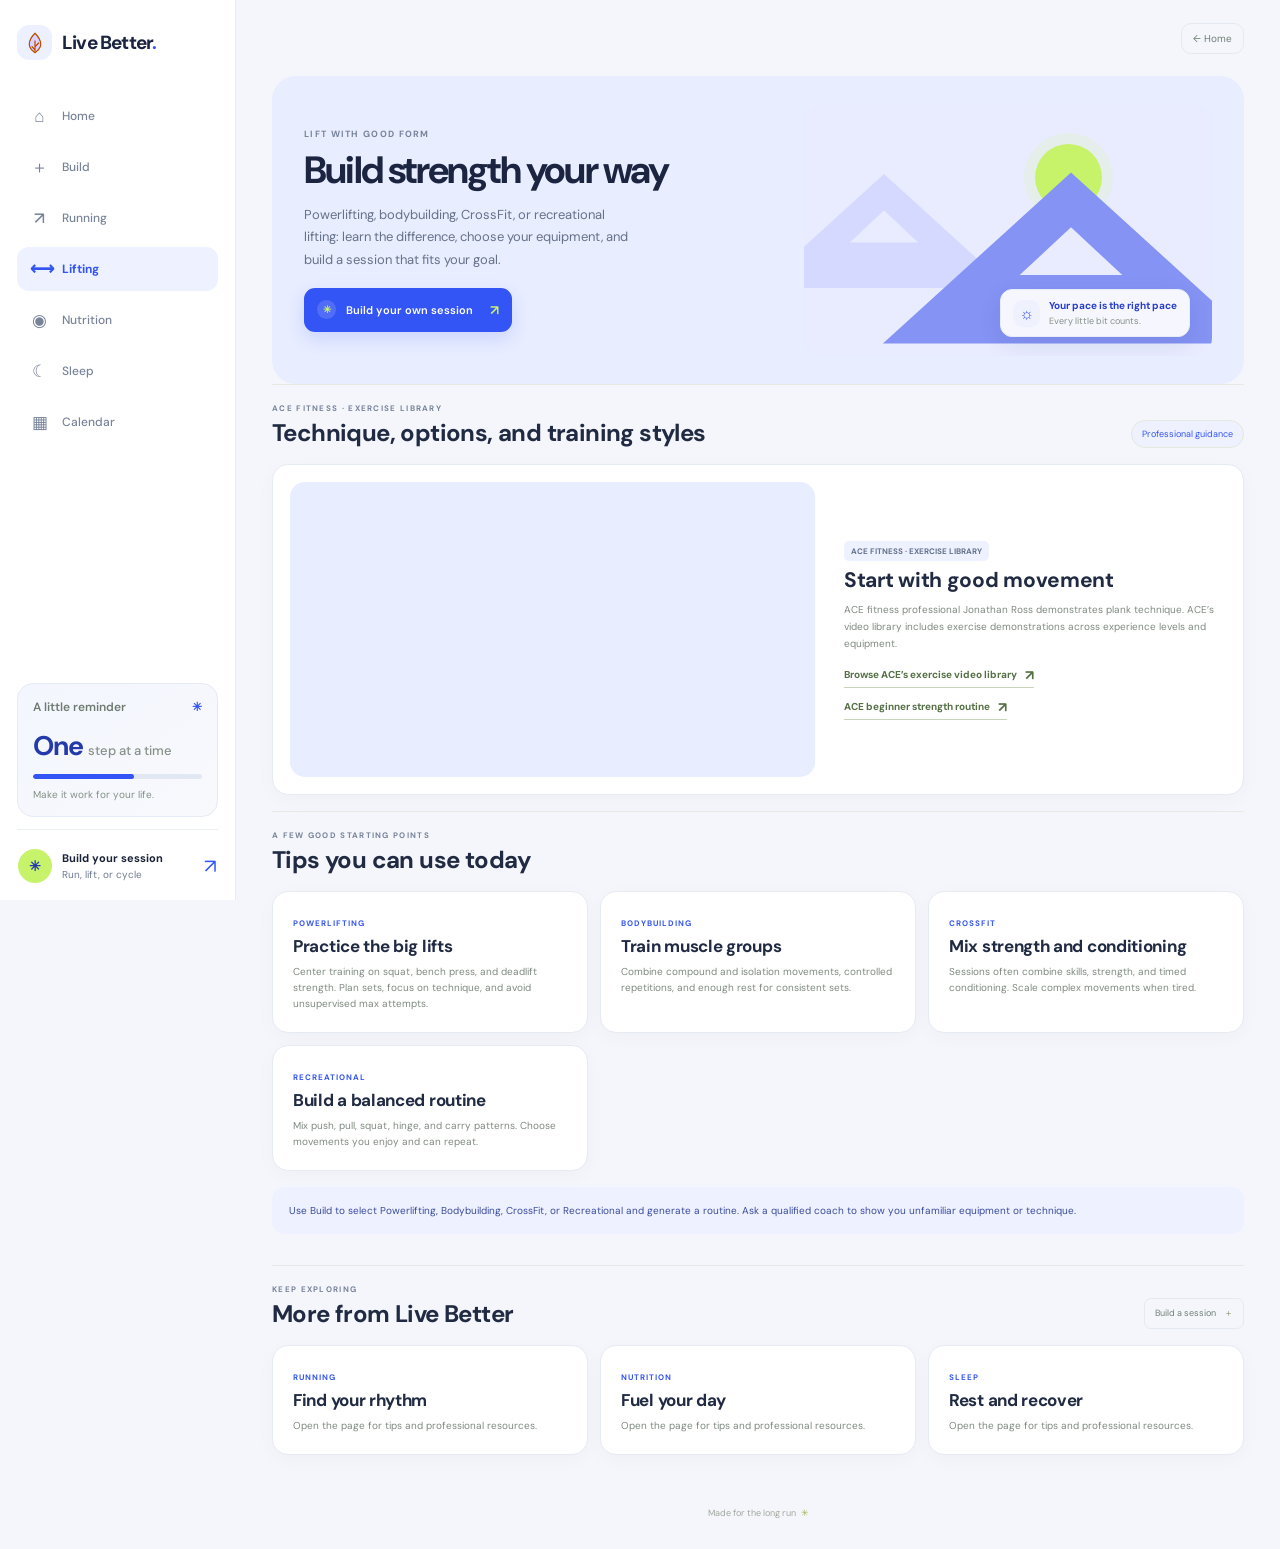
<file: lift.html>
<!doctype html>
<html lang="en"><head><meta charset="utf-8"><meta name="viewport" content="width=device-width, initial-scale=1"><meta name="theme-color" content="#F4F6FB"><meta name="description" content="Powerlifting, bodybuilding, CrossFit, or recreational lifting: learn the difference, choose your equipment, and build a session that fits your goal.">
<title>Build strength your way — Live Better</title><link rel="preconnect" href="https://fonts.googleapis.com"><link rel="preconnect" href="https://fonts.gstatic.com" crossorigin><link href="https://fonts.googleapis.com/css2?family=DM+Sans:wght@400;500;600;700&family=Fraunces:opsz,wght@9..144,500;9..144,600&display=swap" rel="stylesheet"><link rel="stylesheet" href="styles.css?v=20261109d"></head>
<body><div class="app-shell"><aside class="sidebar"><a class="brand" href="index.html#home" aria-label="Live Better home"><span class="brand-mark"><svg viewBox="0 0 32 32" aria-hidden="true"><path d="M16 3C9 10 7 15 9 21c1.2 3.7 4 6 7 8 3-2 5.8-4.3 7-8 2-6-0-11-7-18Z"/><path d="M16 27V13m0 8 5-5m-5 9-4-4"/></svg></span><span>Live Better<span class="brand-period">.</span></span></a><nav class="main-nav" aria-label="Main navigation"><a class="nav-link " href="index.html#home"><span>⌂</span> Home</a><a class="nav-link " href="index.html#build"><span>＋</span> Build</a><a class="nav-link " href="run.html"><span>↗</span> Running</a><a class="nav-link active" href="lift.html"><span>⟷</span> Lifting</a><a class="nav-link " href="nutrition.html"><span>◉</span> Nutrition</a><a class="nav-link " href="sleep.html"><span>☾</span> Sleep</a><a class="nav-link " href="index.html#calendar"><span>▦</span> Calendar</a></nav><div class="sidebar-bottom"><div class="week-card"><div class="week-card-top"><span>A little reminder</span><span>✳</span></div><strong>One <small>step at a time</small></strong><div class="progress-track"><span style="width:60%"></span></div><p>Make it work for your life.</p></div><a class="profile-button" href="index.html#build"><span class="avatar">✳</span><span class="profile-copy"><strong>Build your session</strong><small>Run, lift, or cycle</small></span><span class="profile-more">↗</span></a></div></aside>
<main id="page-top"><header class="topbar"><a class="page-top-link" href="index.html#home">← Home</a></header><section class="welcome"><div class="welcome-copy"><p class="eyebrow">LIFT WITH GOOD FORM</p><h1>Build strength your way</h1><p class="welcome-subtitle">Powerlifting, bodybuilding, CrossFit, or recreational lifting: learn the difference, choose your equipment, and build a session that fits your goal.</p><a class="start-button" href="index.html#build"><span class="play-icon">✳</span><span>Build your own session</span><span class="button-arrow">↗</span></a></div><div class="hero-art" role="img" aria-label="Illustration of a winding path through forest hills"><div class="sun"></div><div class="mountain mountain-back"></div><div class="mountain mountain-front"></div><div class="tree tree-one"><i></i></div><div class="tree tree-two"><i></i></div><div class="tree tree-three"><i></i></div><div class="trail"></div><div class="hero-note"><span class="note-icon">☼</span><span><strong>Your pace is the right pace</strong><small>Every little bit counts.</small></span></div></div></section>
<section class="content-section"><div class="section-heading"><div><p class="eyebrow">ACE FITNESS · EXERCISE LIBRARY</p><h2>Technique, options, and training styles</h2></div><span class="section-badge">Professional guidance</span></div><div class="feature-layout"><div class="video-frame"><iframe src="https://www.youtube-nocookie.com/embed/Vdcy7VrRluA" title="ACE Plank School with fitness professional Jonathan Ross" loading="lazy" allow="accelerometer; autoplay; clipboard-write; encrypted-media; gyroscope; picture-in-picture; web-share" referrerpolicy="strict-origin-when-cross-origin" allowfullscreen></iframe></div><div class="feature-copy"><span class="workout-tag">ACE FITNESS · EXERCISE LIBRARY</span><h3>Start with good movement</h3><p>ACE fitness professional Jonathan Ross demonstrates plank technique. ACE’s video library includes exercise demonstrations across experience levels and equipment.</p><div class="page-resource-list"><a class="resource-link" target="_blank" rel="noopener noreferrer" href="https://www.acefitness.org/resources/everyone/exercise-library/video/">Browse ACE’s exercise video library <span>↗</span></a><a class="resource-link" target="_blank" rel="noopener noreferrer" href="https://www.acefitness.org/resources/pros/expert-articles/5047/strength-training-workout-for-beginners/">ACE beginner strength routine <span>↗</span></a></div></div></div></section><section class="content-section"><div class="section-heading"><div><p class="eyebrow">A FEW GOOD STARTING POINTS</p><h2>Tips you can use today</h2></div></div><div class="guide-grid"><article class="guide-card"><span class="guide-kicker">POWERLIFTING</span><h3>Practice the big lifts</h3><p>Center training on squat, bench press, and deadlift strength. Plan sets, focus on technique, and avoid unsupervised max attempts.</p></article><article class="guide-card"><span class="guide-kicker">BODYBUILDING</span><h3>Train muscle groups</h3><p>Combine compound and isolation movements, controlled repetitions, and enough rest for consistent sets.</p></article><article class="guide-card"><span class="guide-kicker">CROSSFIT</span><h3>Mix strength and conditioning</h3><p>Sessions often combine skills, strength, and timed conditioning. Scale complex movements when tired.</p></article><article class="guide-card"><span class="guide-kicker">RECREATIONAL</span><h3>Build a balanced routine</h3><p>Mix push, pull, squat, hinge, and carry patterns. Choose movements you enjoy and can repeat.</p></article></div><div class="page-callout">Use Build to select Powerlifting, Bodybuilding, CrossFit, or Recreational and generate a routine. Ask a qualified coach to show you unfamiliar equipment or technique.</div></section><section class="content-section" id="more-guides"><div class="section-heading"><div><p class="eyebrow">KEEP EXPLORING</p><h2>More from Live Better</h2></div><a class="text-button" href="index.html#build">Build a session <span>＋</span></a></div><div class="guide-grid"><a class="guide-card" href="run.html"><span class="guide-kicker">RUNNING</span><h3>Find your rhythm</h3><p>Open the page for tips and professional resources.</p></a><a class="guide-card" href="nutrition.html"><span class="guide-kicker">NUTRITION</span><h3>Fuel your day</h3><p>Open the page for tips and professional resources.</p></a><a class="guide-card" href="sleep.html"><span class="guide-kicker">SLEEP</span><h3>Rest and recover</h3><p>Open the page for tips and professional resources.</p></a></div></section><footer>Made for the long run <span>✳</span></footer></main></div><nav class="mobile-nav" aria-label="Bottom navigation"><a href="index.html#home"><span>⌂</span>Home</a><a href="index.html#build"><span>＋</span>Build</a><a class="active" href="lift.html"><span>⟷</span>Lift</a><a href="#more-guides"><span>✳</span>More</a></nav></body></html>
</file>
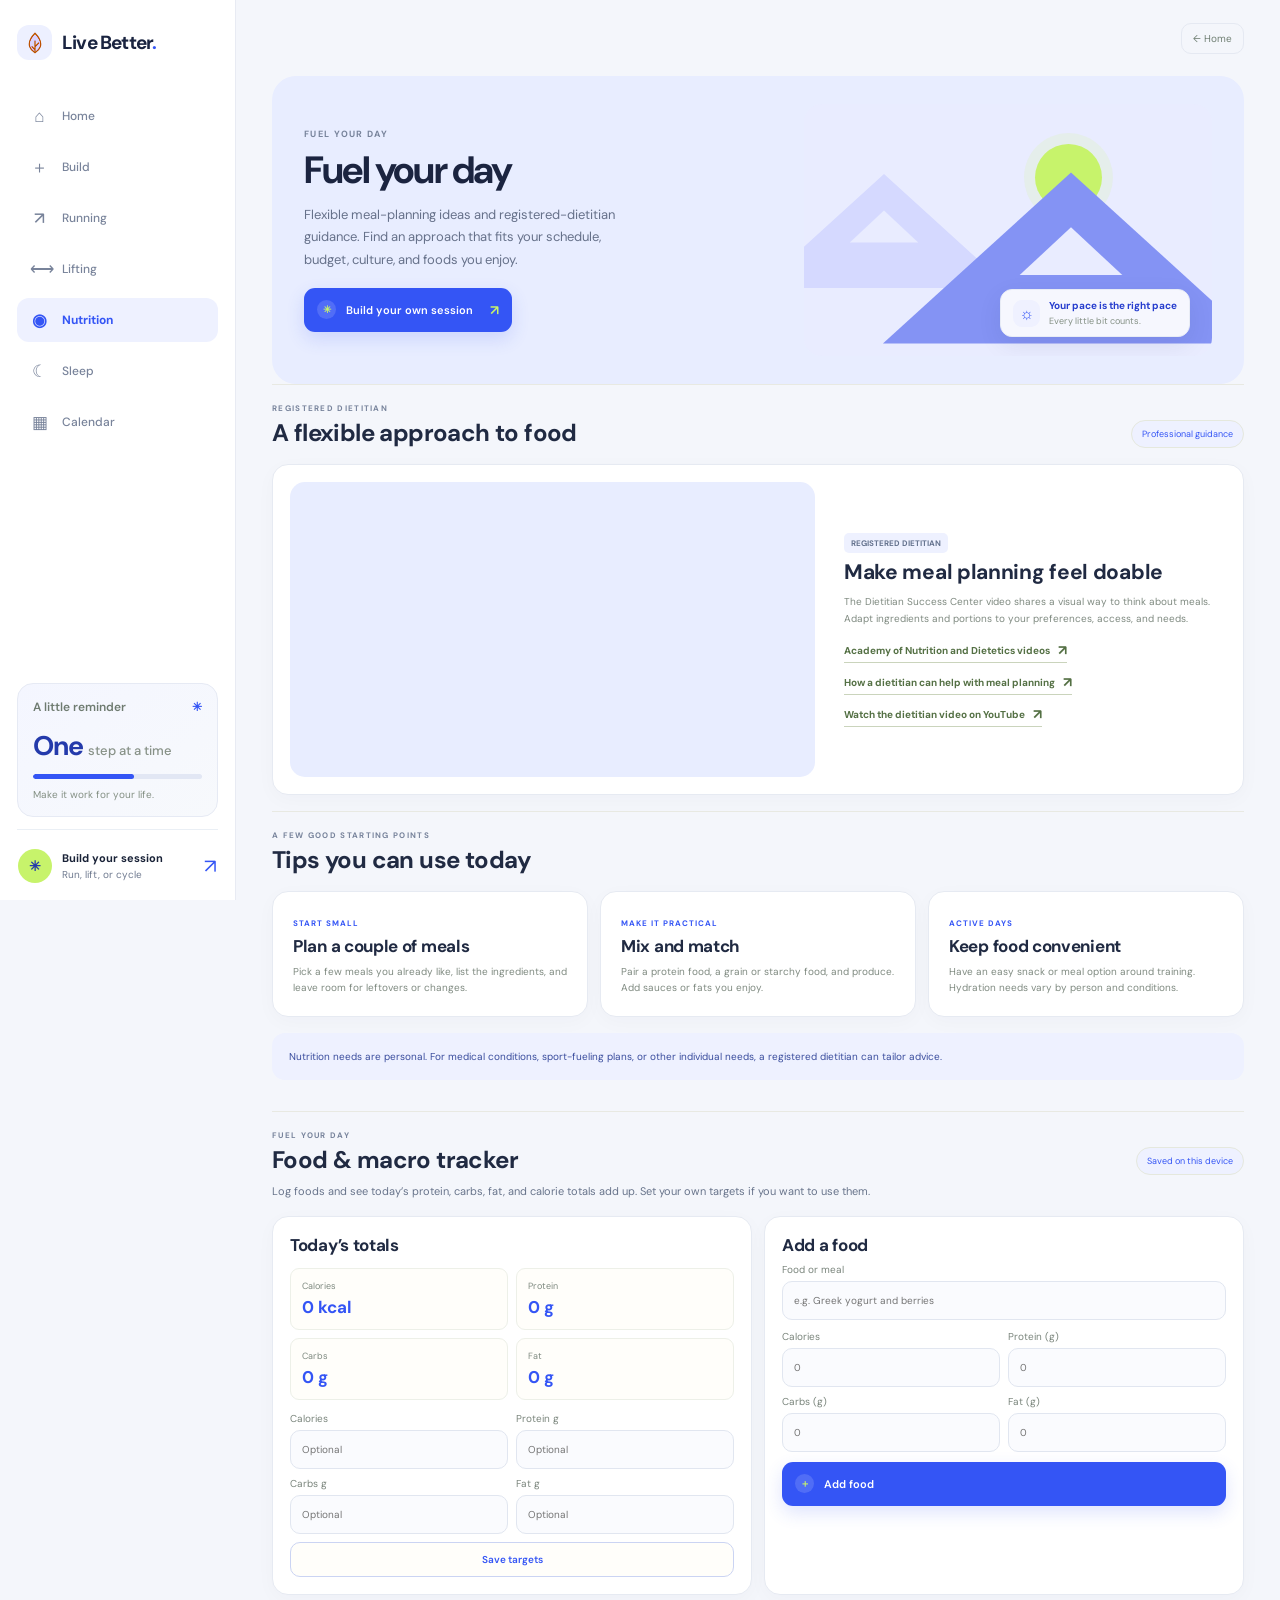
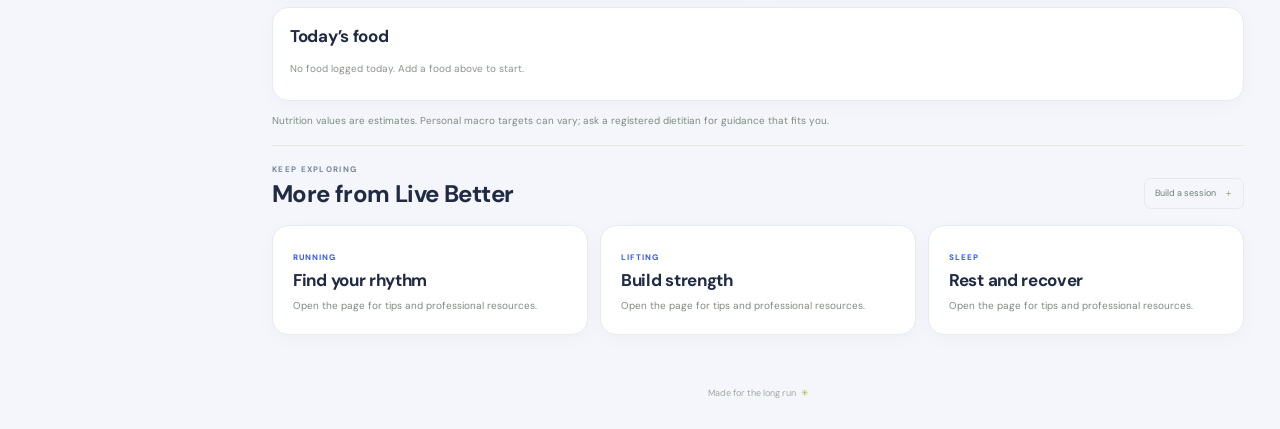
<file: nutrition.html>
<!doctype html>
<html lang="en"><head><meta charset="utf-8"><meta name="viewport" content="width=device-width, initial-scale=1"><meta name="theme-color" content="#F4F6FB"><meta name="description" content="Flexible meal-planning ideas and registered-dietitian guidance. Find an approach that fits your schedule, budget, culture, and foods you enjoy.">
<title>Fuel your day — Live Better</title><link rel="preconnect" href="https://fonts.googleapis.com"><link rel="preconnect" href="https://fonts.gstatic.com" crossorigin><link href="https://fonts.googleapis.com/css2?family=DM+Sans:wght@400;500;600;700&family=Fraunces:opsz,wght@9..144,500;9..144,600&display=swap" rel="stylesheet"><link rel="stylesheet" href="styles.css?v=20261109d"></head>
<body data-tracker="nutrition"><div class="app-shell"><aside class="sidebar"><a class="brand" href="index.html#home" aria-label="Live Better home"><span class="brand-mark"><svg viewBox="0 0 32 32" aria-hidden="true"><path d="M16 3C9 10 7 15 9 21c1.2 3.7 4 6 7 8 3-2 5.8-4.3 7-8 2-6-0-11-7-18Z"/><path d="M16 27V13m0 8 5-5m-5 9-4-4"/></svg></span><span>Live Better<span class="brand-period">.</span></span></a><nav class="main-nav" aria-label="Main navigation"><a class="nav-link " href="index.html#home"><span>⌂</span> Home</a><a class="nav-link " href="index.html#build"><span>＋</span> Build</a><a class="nav-link " href="run.html"><span>↗</span> Running</a><a class="nav-link " href="lift.html"><span>⟷</span> Lifting</a><a class="nav-link active" href="nutrition.html"><span>◉</span> Nutrition</a><a class="nav-link " href="sleep.html"><span>☾</span> Sleep</a><a class="nav-link " href="index.html#calendar"><span>▦</span> Calendar</a></nav><div class="sidebar-bottom"><div class="week-card"><div class="week-card-top"><span>A little reminder</span><span>✳</span></div><strong>One <small>step at a time</small></strong><div class="progress-track"><span style="width:60%"></span></div><p>Make it work for your life.</p></div><a class="profile-button" href="index.html#build"><span class="avatar">✳</span><span class="profile-copy"><strong>Build your session</strong><small>Run, lift, or cycle</small></span><span class="profile-more">↗</span></a></div></aside>
<main id="page-top"><header class="topbar"><a class="page-top-link" href="index.html#home">← Home</a></header><section class="welcome"><div class="welcome-copy"><p class="eyebrow">FUEL YOUR DAY</p><h1>Fuel your day</h1><p class="welcome-subtitle">Flexible meal-planning ideas and registered-dietitian guidance. Find an approach that fits your schedule, budget, culture, and foods you enjoy.</p><a class="start-button" href="index.html#build"><span class="play-icon">✳</span><span>Build your own session</span><span class="button-arrow">↗</span></a></div><div class="hero-art" role="img" aria-label="Illustration of a winding path through forest hills"><div class="sun"></div><div class="mountain mountain-back"></div><div class="mountain mountain-front"></div><div class="tree tree-one"><i></i></div><div class="tree tree-two"><i></i></div><div class="tree tree-three"><i></i></div><div class="trail"></div><div class="hero-note"><span class="note-icon">☼</span><span><strong>Your pace is the right pace</strong><small>Every little bit counts.</small></span></div></div></section>
<section class="content-section"><div class="section-heading"><div><p class="eyebrow">REGISTERED DIETITIAN</p><h2>A flexible approach to food</h2></div><span class="section-badge">Professional guidance</span></div><div class="feature-layout"><div class="video-frame"><iframe src="https://www.youtube-nocookie.com/embed/W458a21H0zo" title="Dietitian explains how to create a healthy plate" loading="lazy" allow="accelerometer; autoplay; clipboard-write; encrypted-media; gyroscope; picture-in-picture; web-share" referrerpolicy="strict-origin-when-cross-origin" allowfullscreen></iframe></div><div class="feature-copy"><span class="workout-tag">REGISTERED DIETITIAN</span><h3>Make meal planning feel doable</h3><p>The Dietitian Success Center video shares a visual way to think about meals. Adapt ingredients and portions to your preferences, access, and needs.</p><div class="page-resource-list"><a class="resource-link" target="_blank" rel="noopener noreferrer" href="https://www.eatright.org/eatrightorg-videos">Academy of Nutrition and Dietetics videos <span>↗</span></a><a class="resource-link" target="_blank" rel="noopener noreferrer" href="https://www.eatright.org/health/wellness/healthful-habits/10-reasons-to-see-an-rdn">How a dietitian can help with meal planning <span>↗</span></a><a class="resource-link" target="_blank" rel="noopener noreferrer" href="https://www.youtube.com/watch?v=W458a21H0zo">Watch the dietitian video on YouTube <span>↗</span></a></div></div></div></section><section class="content-section"><div class="section-heading"><div><p class="eyebrow">A FEW GOOD STARTING POINTS</p><h2>Tips you can use today</h2></div></div><div class="guide-grid"><article class="guide-card"><span class="guide-kicker">START SMALL</span><h3>Plan a couple of meals</h3><p>Pick a few meals you already like, list the ingredients, and leave room for leftovers or changes.</p></article><article class="guide-card"><span class="guide-kicker">MAKE IT PRACTICAL</span><h3>Mix and match</h3><p>Pair a protein food, a grain or starchy food, and produce. Add sauces or fats you enjoy.</p></article><article class="guide-card"><span class="guide-kicker">ACTIVE DAYS</span><h3>Keep food convenient</h3><p>Have an easy snack or meal option around training. Hydration needs vary by person and conditions.</p></article></div><div class="page-callout">Nutrition needs are personal. For medical conditions, sport-fueling plans, or other individual needs, a registered dietitian can tailor advice.</div></section><section class="content-section tracker-section" id="macro-tracker"><div class="section-heading"><div><p class="eyebrow">FUEL YOUR DAY</p><h2>Food & macro tracker</h2></div><span class="section-badge">Saved on this device</span></div><p class="section-intro">Log foods and see today’s protein, carbs, fat, and calorie totals add up. Set your own targets if you want to use them.</p><div class="tracker-layout"><section class="tracker-card"><h3>Today’s totals</h3><div class="macro-totals" id="macro-totals"></div><form class="target-form" id="macro-target-form"><label>Calories<input type="number" min="0" max="10000" id="target-calories" placeholder="Optional"></label><label>Protein g<input type="number" min="0" max="1000" id="target-protein" placeholder="Optional"></label><label>Carbs g<input type="number" min="0" max="1000" id="target-carbs" placeholder="Optional"></label><label>Fat g<input type="number" min="0" max="1000" id="target-fat" placeholder="Optional"></label><button class="outline-button" type="submit">Save targets</button></form></section><section class="tracker-card"><h3>Add a food</h3><form id="food-form" class="food-form"><label>Food or meal<input id="food-name" maxlength="70" placeholder="e.g. Greek yogurt and berries" required></label><div class="tracker-number-grid"><label>Calories<input id="food-calories" type="number" min="0" max="10000" placeholder="0"></label><label>Protein (g)<input id="food-protein" type="number" min="0" max="1000" placeholder="0"></label><label>Carbs (g)<input id="food-carbs" type="number" min="0" max="1000" placeholder="0"></label><label>Fat (g)<input id="food-fat" type="number" min="0" max="1000" placeholder="0"></label></div><button class="start-button" type="submit"><span class="play-icon">＋</span><span>Add food</span></button></form></section></div><section class="tracker-card food-log-card"><h3>Today’s food</h3><div id="food-log" class="food-log"></div></section><p class="tracker-note">Nutrition values are estimates. Personal macro targets can vary; ask a registered dietitian for guidance that fits you.</p></section><section class="content-section" id="more-guides"><div class="section-heading"><div><p class="eyebrow">KEEP EXPLORING</p><h2>More from Live Better</h2></div><a class="text-button" href="index.html#build">Build a session <span>＋</span></a></div><div class="guide-grid"><a class="guide-card" href="run.html"><span class="guide-kicker">RUNNING</span><h3>Find your rhythm</h3><p>Open the page for tips and professional resources.</p></a><a class="guide-card" href="lift.html"><span class="guide-kicker">LIFTING</span><h3>Build strength</h3><p>Open the page for tips and professional resources.</p></a><a class="guide-card" href="sleep.html"><span class="guide-kicker">SLEEP</span><h3>Rest and recover</h3><p>Open the page for tips and professional resources.</p></a></div></section><footer>Made for the long run <span>✳</span></footer></main></div><nav class="mobile-nav" aria-label="Bottom navigation"><a href="index.html#home"><span>⌂</span>Home</a><a href="index.html#build"><span>＋</span>Build</a><a class="active" href="nutrition.html"><span>◉</span>Nutrition</a><a href="#more-guides"><span>✳</span>More</a></nav><script src="trackers.js?v=20261104a"></script></body></html>
</file>
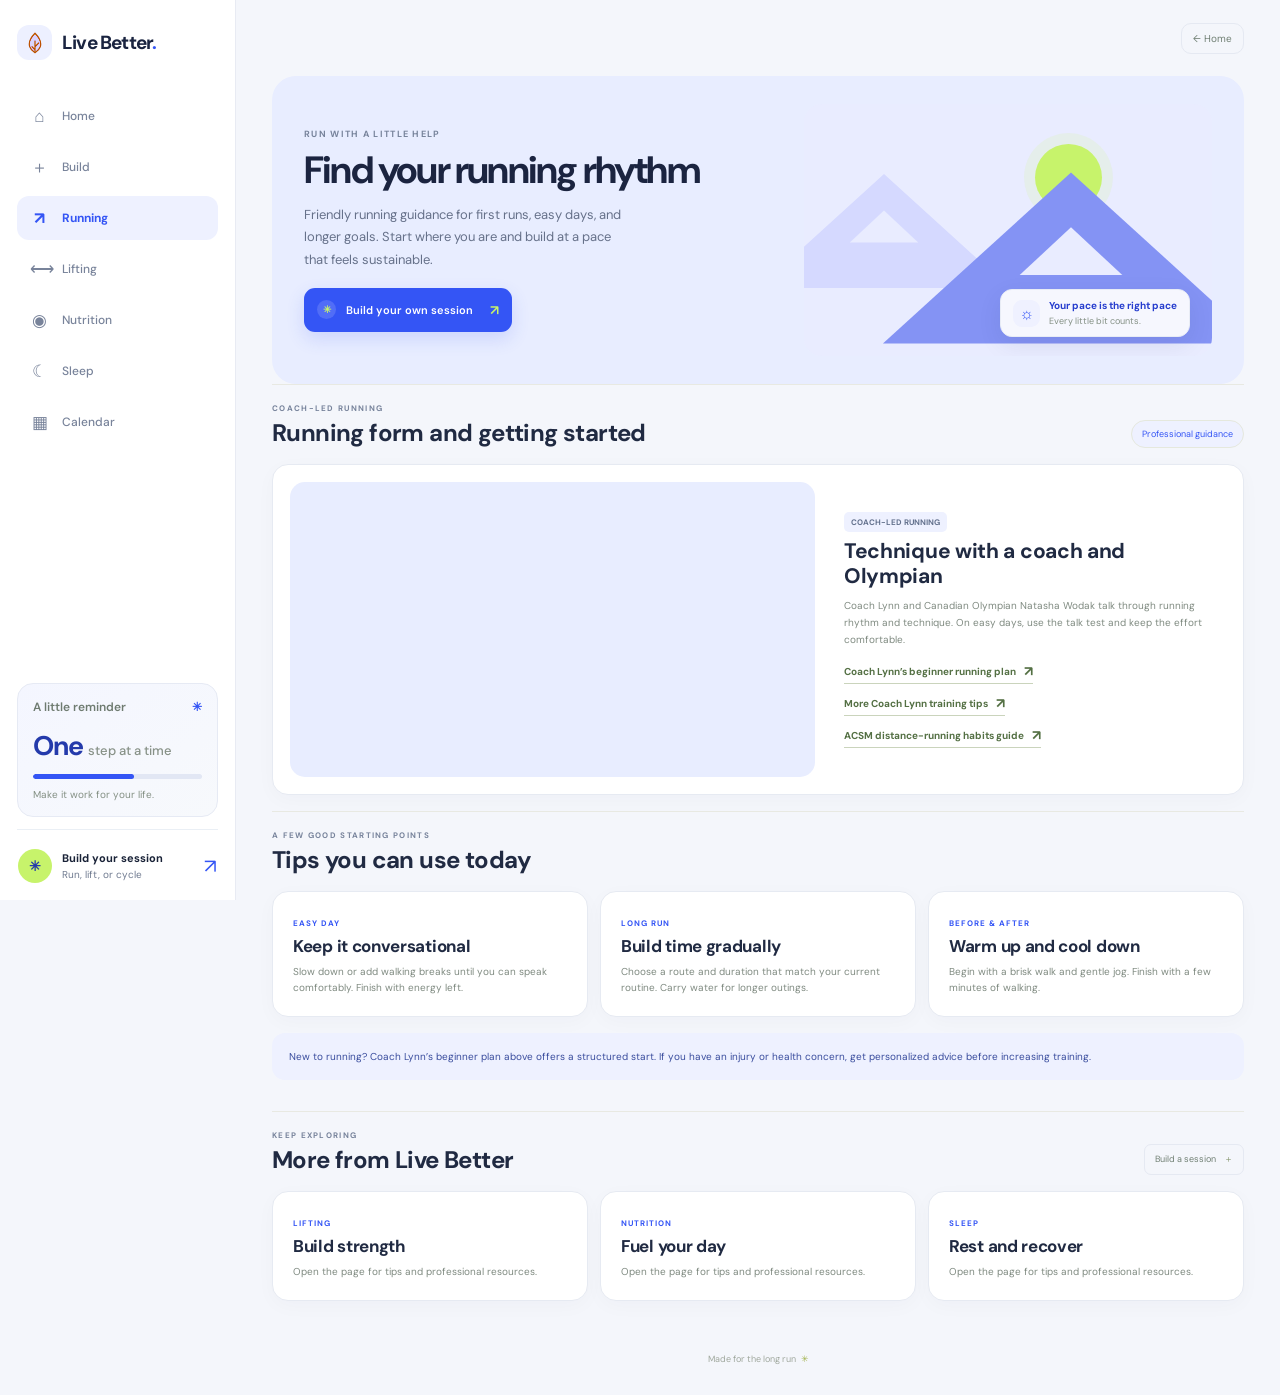
<file: run.html>
<!doctype html>
<html lang="en"><head><meta charset="utf-8"><meta name="viewport" content="width=device-width, initial-scale=1"><meta name="theme-color" content="#F4F6FB"><meta name="description" content="Friendly running guidance for first runs, easy days, and longer goals. Start where you are and build at a pace that feels sustainable.">
<title>Find your running rhythm — Live Better</title><link rel="preconnect" href="https://fonts.googleapis.com"><link rel="preconnect" href="https://fonts.gstatic.com" crossorigin><link href="https://fonts.googleapis.com/css2?family=DM+Sans:wght@400;500;600;700&family=Fraunces:opsz,wght@9..144,500;9..144,600&display=swap" rel="stylesheet"><link rel="stylesheet" href="styles.css?v=20261109d"></head>
<body><div class="app-shell"><aside class="sidebar"><a class="brand" href="index.html#home" aria-label="Live Better home"><span class="brand-mark"><svg viewBox="0 0 32 32" aria-hidden="true"><path d="M16 3C9 10 7 15 9 21c1.2 3.7 4 6 7 8 3-2 5.8-4.3 7-8 2-6-0-11-7-18Z"/><path d="M16 27V13m0 8 5-5m-5 9-4-4"/></svg></span><span>Live Better<span class="brand-period">.</span></span></a><nav class="main-nav" aria-label="Main navigation"><a class="nav-link " href="index.html#home"><span>⌂</span> Home</a><a class="nav-link " href="index.html#build"><span>＋</span> Build</a><a class="nav-link active" href="run.html"><span>↗</span> Running</a><a class="nav-link " href="lift.html"><span>⟷</span> Lifting</a><a class="nav-link " href="nutrition.html"><span>◉</span> Nutrition</a><a class="nav-link " href="sleep.html"><span>☾</span> Sleep</a><a class="nav-link " href="index.html#calendar"><span>▦</span> Calendar</a></nav><div class="sidebar-bottom"><div class="week-card"><div class="week-card-top"><span>A little reminder</span><span>✳</span></div><strong>One <small>step at a time</small></strong><div class="progress-track"><span style="width:60%"></span></div><p>Make it work for your life.</p></div><a class="profile-button" href="index.html#build"><span class="avatar">✳</span><span class="profile-copy"><strong>Build your session</strong><small>Run, lift, or cycle</small></span><span class="profile-more">↗</span></a></div></aside>
<main id="page-top"><header class="topbar"><a class="page-top-link" href="index.html#home">← Home</a></header><section class="welcome"><div class="welcome-copy"><p class="eyebrow">RUN WITH A LITTLE HELP</p><h1>Find your running rhythm</h1><p class="welcome-subtitle">Friendly running guidance for first runs, easy days, and longer goals. Start where you are and build at a pace that feels sustainable.</p><a class="start-button" href="index.html#build"><span class="play-icon">✳</span><span>Build your own session</span><span class="button-arrow">↗</span></a></div><div class="hero-art" role="img" aria-label="Illustration of a winding path through forest hills"><div class="sun"></div><div class="mountain mountain-back"></div><div class="mountain mountain-front"></div><div class="tree tree-one"><i></i></div><div class="tree tree-two"><i></i></div><div class="tree tree-three"><i></i></div><div class="trail"></div><div class="hero-note"><span class="note-icon">☼</span><span><strong>Your pace is the right pace</strong><small>Every little bit counts.</small></span></div></div></section>
<section class="content-section"><div class="section-heading"><div><p class="eyebrow">COACH-LED RUNNING</p><h2>Running form and getting started</h2></div><span class="section-badge">Professional guidance</span></div><div class="feature-layout"><div class="video-frame"><iframe src="https://www.youtube-nocookie.com/embed/HfpW4TlXiQ8" title="Running technique with Coach Lynn and Olympian Natasha Wodak" loading="lazy" allow="accelerometer; autoplay; clipboard-write; encrypted-media; gyroscope; picture-in-picture; web-share" referrerpolicy="strict-origin-when-cross-origin" allowfullscreen></iframe></div><div class="feature-copy"><span class="workout-tag">COACH-LED RUNNING</span><h3>Technique with a coach and Olympian</h3><p>Coach Lynn and Canadian Olympian Natasha Wodak talk through running rhythm and technique. On easy days, use the talk test and keep the effort comfortable.</p><div class="page-resource-list"><a class="resource-link" target="_blank" rel="noopener noreferrer" href="https://www.coachlynn.org/learn-to-run">Coach Lynn’s beginner running plan <span>↗</span></a><a class="resource-link" target="_blank" rel="noopener noreferrer" href="https://www.coachlynn.org/training-tip-videos">More Coach Lynn training tips <span>↗</span></a><a class="resource-link" target="_blank" rel="noopener noreferrer" href="https://www.acsm.org/wp-content/uploads/2025/02/Healthy-Habits-for-Distance-Running-infographic-PDF.pdf">ACSM distance-running habits guide <span>↗</span></a></div></div></div></section><section class="content-section"><div class="section-heading"><div><p class="eyebrow">A FEW GOOD STARTING POINTS</p><h2>Tips you can use today</h2></div></div><div class="guide-grid"><article class="guide-card"><span class="guide-kicker">EASY DAY</span><h3>Keep it conversational</h3><p>Slow down or add walking breaks until you can speak comfortably. Finish with energy left.</p></article><article class="guide-card"><span class="guide-kicker">LONG RUN</span><h3>Build time gradually</h3><p>Choose a route and duration that match your current routine. Carry water for longer outings.</p></article><article class="guide-card"><span class="guide-kicker">BEFORE & AFTER</span><h3>Warm up and cool down</h3><p>Begin with a brisk walk and gentle jog. Finish with a few minutes of walking.</p></article></div><div class="page-callout">New to running? Coach Lynn’s beginner plan above offers a structured start. If you have an injury or health concern, get personalized advice before increasing training.</div></section><section class="content-section" id="more-guides"><div class="section-heading"><div><p class="eyebrow">KEEP EXPLORING</p><h2>More from Live Better</h2></div><a class="text-button" href="index.html#build">Build a session <span>＋</span></a></div><div class="guide-grid"><a class="guide-card" href="lift.html"><span class="guide-kicker">LIFTING</span><h3>Build strength</h3><p>Open the page for tips and professional resources.</p></a><a class="guide-card" href="nutrition.html"><span class="guide-kicker">NUTRITION</span><h3>Fuel your day</h3><p>Open the page for tips and professional resources.</p></a><a class="guide-card" href="sleep.html"><span class="guide-kicker">SLEEP</span><h3>Rest and recover</h3><p>Open the page for tips and professional resources.</p></a></div></section><footer>Made for the long run <span>✳</span></footer></main></div><nav class="mobile-nav" aria-label="Bottom navigation"><a href="index.html#home"><span>⌂</span>Home</a><a href="index.html#build"><span>＋</span>Build</a><a class="active" href="run.html"><span>↗</span>Run</a><a href="#more-guides"><span>✳</span>More</a></nav></body></html>
</file>
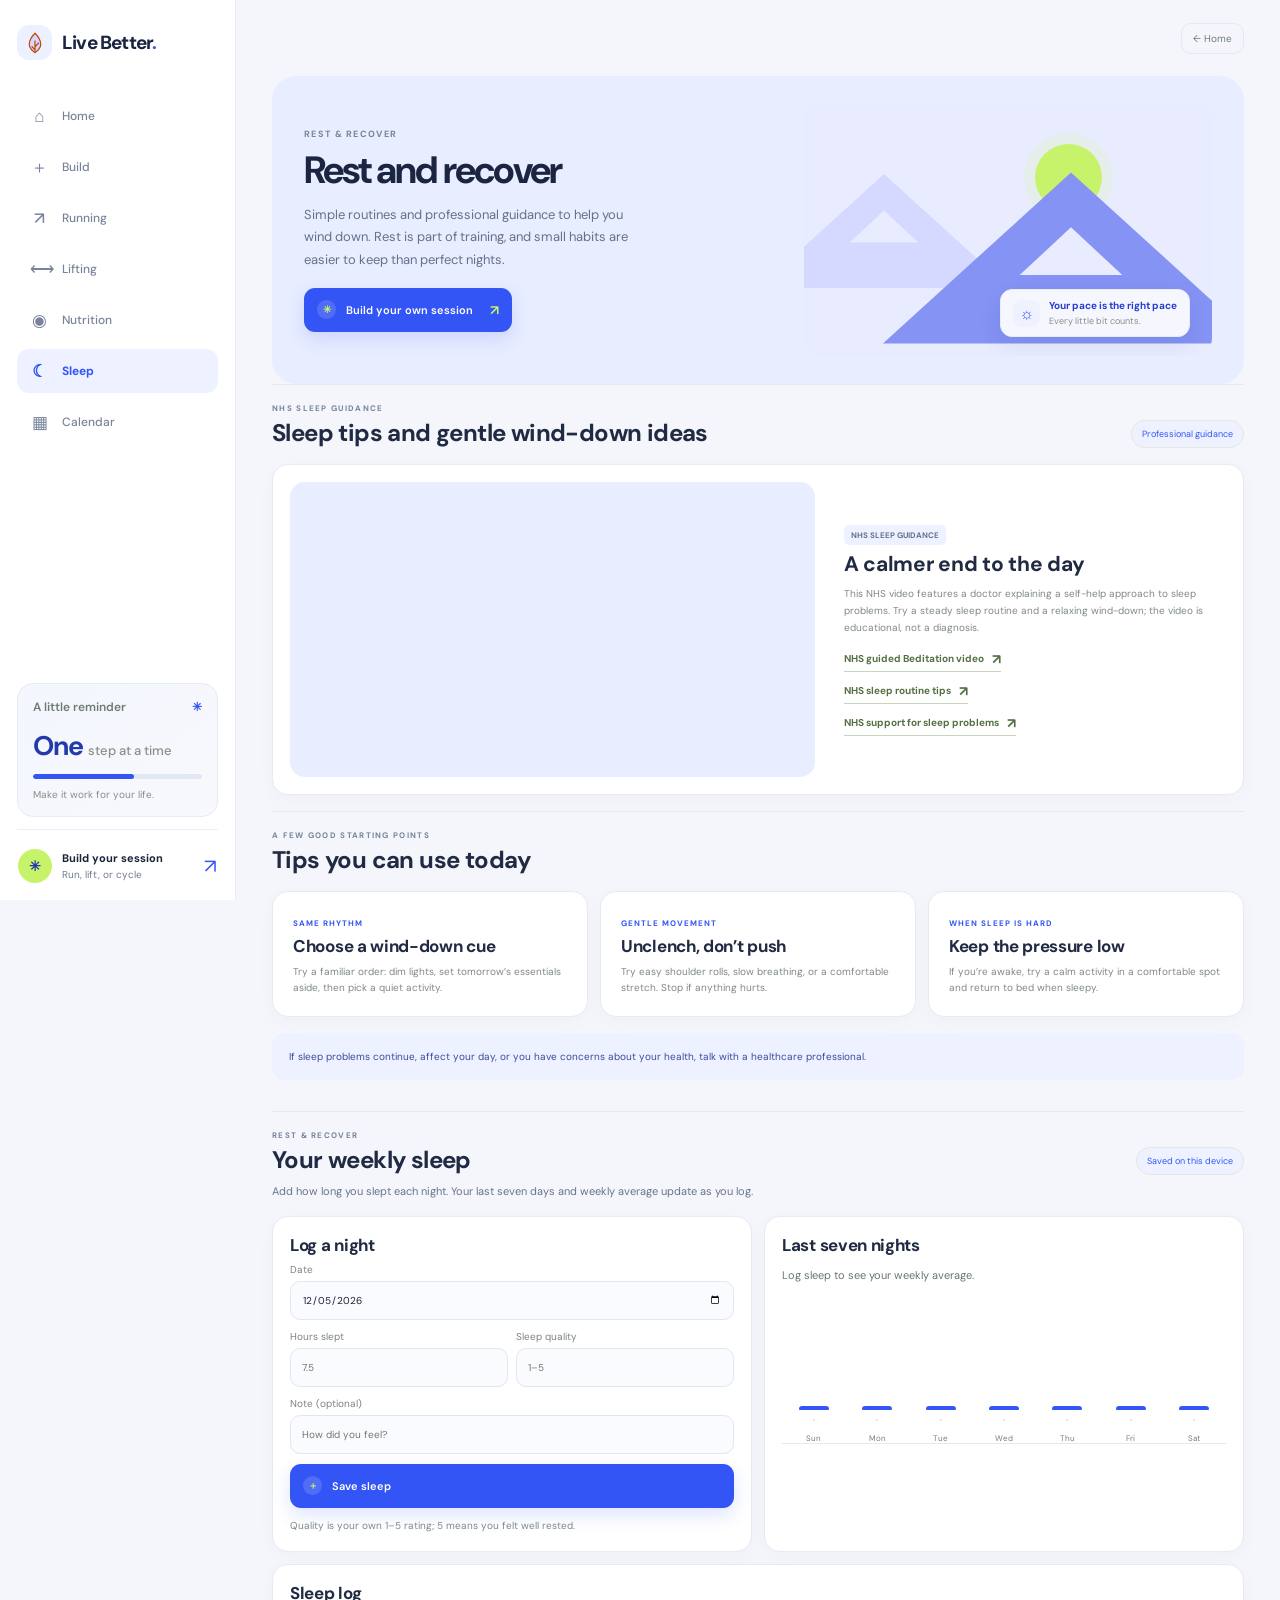
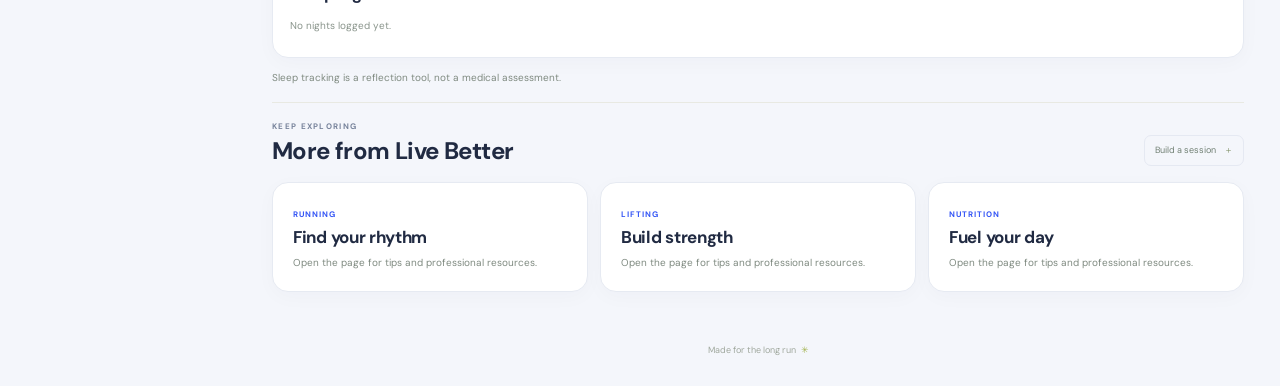
<file: sleep.html>
<!doctype html>
<html lang="en"><head><meta charset="utf-8"><meta name="viewport" content="width=device-width, initial-scale=1"><meta name="theme-color" content="#F4F6FB"><meta name="description" content="Simple routines and professional guidance to help you wind down. Rest is part of training, and small habits are easier to keep than perfect nights.">
<title>Rest and recover — Live Better</title><link rel="preconnect" href="https://fonts.googleapis.com"><link rel="preconnect" href="https://fonts.gstatic.com" crossorigin><link href="https://fonts.googleapis.com/css2?family=DM+Sans:wght@400;500;600;700&family=Fraunces:opsz,wght@9..144,500;9..144,600&display=swap" rel="stylesheet"><link rel="stylesheet" href="styles.css?v=20261109d"></head>
<body data-tracker="sleep"><div class="app-shell"><aside class="sidebar"><a class="brand" href="index.html#home" aria-label="Live Better home"><span class="brand-mark"><svg viewBox="0 0 32 32" aria-hidden="true"><path d="M16 3C9 10 7 15 9 21c1.2 3.7 4 6 7 8 3-2 5.8-4.3 7-8 2-6-0-11-7-18Z"/><path d="M16 27V13m0 8 5-5m-5 9-4-4"/></svg></span><span>Live Better<span class="brand-period">.</span></span></a><nav class="main-nav" aria-label="Main navigation"><a class="nav-link " href="index.html#home"><span>⌂</span> Home</a><a class="nav-link " href="index.html#build"><span>＋</span> Build</a><a class="nav-link " href="run.html"><span>↗</span> Running</a><a class="nav-link " href="lift.html"><span>⟷</span> Lifting</a><a class="nav-link " href="nutrition.html"><span>◉</span> Nutrition</a><a class="nav-link active" href="sleep.html"><span>☾</span> Sleep</a><a class="nav-link " href="index.html#calendar"><span>▦</span> Calendar</a></nav><div class="sidebar-bottom"><div class="week-card"><div class="week-card-top"><span>A little reminder</span><span>✳</span></div><strong>One <small>step at a time</small></strong><div class="progress-track"><span style="width:60%"></span></div><p>Make it work for your life.</p></div><a class="profile-button" href="index.html#build"><span class="avatar">✳</span><span class="profile-copy"><strong>Build your session</strong><small>Run, lift, or cycle</small></span><span class="profile-more">↗</span></a></div></aside>
<main id="page-top"><header class="topbar"><a class="page-top-link" href="index.html#home">← Home</a></header><section class="welcome"><div class="welcome-copy"><p class="eyebrow">REST & RECOVER</p><h1>Rest and recover</h1><p class="welcome-subtitle">Simple routines and professional guidance to help you wind down. Rest is part of training, and small habits are easier to keep than perfect nights.</p><a class="start-button" href="index.html#build"><span class="play-icon">✳</span><span>Build your own session</span><span class="button-arrow">↗</span></a></div><div class="hero-art" role="img" aria-label="Illustration of a winding path through forest hills"><div class="sun"></div><div class="mountain mountain-back"></div><div class="mountain mountain-front"></div><div class="tree tree-one"><i></i></div><div class="tree tree-two"><i></i></div><div class="tree tree-three"><i></i></div><div class="trail"></div><div class="hero-note"><span class="note-icon">☼</span><span><strong>Your pace is the right pace</strong><small>Every little bit counts.</small></span></div></div></section>
<section class="content-section"><div class="section-heading"><div><p class="eyebrow">NHS SLEEP GUIDANCE</p><h2>Sleep tips and gentle wind-down ideas</h2></div><span class="section-badge">Professional guidance</span></div><div class="feature-layout"><div class="video-frame"><iframe src="https://www.youtube-nocookie.com/embed/TaLFBTvB1iQ" title="NHS doctor explains a self-help method for sleep problems" loading="lazy" allow="accelerometer; autoplay; clipboard-write; encrypted-media; gyroscope; picture-in-picture; web-share" referrerpolicy="strict-origin-when-cross-origin" allowfullscreen></iframe></div><div class="feature-copy"><span class="workout-tag">NHS SLEEP GUIDANCE</span><h3>A calmer end to the day</h3><p>This NHS video features a doctor explaining a self-help approach to sleep problems. Try a steady sleep routine and a relaxing wind-down; the video is educational, not a diagnosis.</p><div class="page-resource-list"><a class="resource-link" target="_blank" rel="noopener noreferrer" href="https://www.nhs.uk/live-well/sleep-and-tiredness/bedtime-meditation/">NHS guided Beditation video <span>↗</span></a><a class="resource-link" target="_blank" rel="noopener noreferrer" href="https://www.nhs.uk/every-mind-matters/mental-wellbeing-tips/how-to-fall-asleep-faster-and-sleep-better/">NHS sleep routine tips <span>↗</span></a><a class="resource-link" target="_blank" rel="noopener noreferrer" href="https://www.nhs.uk/every-mind-matters/mental-health-issues/sleep/">NHS support for sleep problems <span>↗</span></a></div></div></div></section><section class="content-section"><div class="section-heading"><div><p class="eyebrow">A FEW GOOD STARTING POINTS</p><h2>Tips you can use today</h2></div></div><div class="guide-grid"><article class="guide-card"><span class="guide-kicker">SAME RHYTHM</span><h3>Choose a wind-down cue</h3><p>Try a familiar order: dim lights, set tomorrow’s essentials aside, then pick a quiet activity.</p></article><article class="guide-card"><span class="guide-kicker">GENTLE MOVEMENT</span><h3>Unclench, don’t push</h3><p>Try easy shoulder rolls, slow breathing, or a comfortable stretch. Stop if anything hurts.</p></article><article class="guide-card"><span class="guide-kicker">WHEN SLEEP IS HARD</span><h3>Keep the pressure low</h3><p>If you’re awake, try a calm activity in a comfortable spot and return to bed when sleepy.</p></article></div><div class="page-callout">If sleep problems continue, affect your day, or you have concerns about your health, talk with a healthcare professional.</div></section><section class="content-section tracker-section" id="sleep-tracker"><div class="section-heading"><div><p class="eyebrow">REST & RECOVER</p><h2>Your weekly sleep</h2></div><span class="section-badge">Saved on this device</span></div><p class="section-intro">Add how long you slept each night. Your last seven days and weekly average update as you log.</p><div class="tracker-layout"><section class="tracker-card"><h3>Log a night</h3><form id="sleep-form" class="food-form"><label>Date<input id="sleep-date" type="date" required></label><div class="tracker-number-grid"><label>Hours slept<input id="sleep-hours" type="number" min="0" max="24" step="0.25" placeholder="7.5" required></label><label>Sleep quality<input id="sleep-quality" type="number" min="1" max="5" step="1" placeholder="1–5" required></label></div><label>Note (optional)<input id="sleep-note" type="text" maxlength="100" placeholder="How did you feel?"></label><button class="start-button" type="submit"><span class="play-icon">＋</span><span>Save sleep</span></button></form><p class="tracker-note">Quality is your own 1–5 rating; 5 means you felt well rested.</p></section><section class="tracker-card"><h3>Last seven nights</h3><div class="sleep-week-summary" id="sleep-week-summary"></div><div class="sleep-week-chart" id="sleep-week-chart"></div></section></div><section class="tracker-card food-log-card"><h3>Sleep log</h3><div id="sleep-log" class="food-log"></div></section><p class="tracker-note">Sleep tracking is a reflection tool, not a medical assessment.</p></section><section class="content-section" id="more-guides"><div class="section-heading"><div><p class="eyebrow">KEEP EXPLORING</p><h2>More from Live Better</h2></div><a class="text-button" href="index.html#build">Build a session <span>＋</span></a></div><div class="guide-grid"><a class="guide-card" href="run.html"><span class="guide-kicker">RUNNING</span><h3>Find your rhythm</h3><p>Open the page for tips and professional resources.</p></a><a class="guide-card" href="lift.html"><span class="guide-kicker">LIFTING</span><h3>Build strength</h3><p>Open the page for tips and professional resources.</p></a><a class="guide-card" href="nutrition.html"><span class="guide-kicker">NUTRITION</span><h3>Fuel your day</h3><p>Open the page for tips and professional resources.</p></a></div></section><footer>Made for the long run <span>✳</span></footer></main></div><nav class="mobile-nav" aria-label="Bottom navigation"><a href="index.html#home"><span>⌂</span>Home</a><a href="index.html#build"><span>＋</span>Build</a><a class="active" href="sleep.html"><span>☾</span>Sleep</a><a href="#more-guides"><span>✳</span>More</a></nav><script src="trackers.js?v=20261104a"></script></body></html>
</file>
<file: styles.css>
/* Existing forest palette, extended for the activity pages. */
:root{--forest:#173d32;--forest-deep:#102f27;--moss:#6f8b62;--leaf:#dce9d3;--lime:#d6e96c;--cream:#f7f6f0;--paper:#fffefa;--ink:#21352d;--muted:#78837b;--line:#e9eae2;--serif:"Fraunces",Georgia,serif;--sans:"DM Sans",-apple-system,BlinkMacSystemFont,"Segoe UI",sans-serif}
*{box-sizing:border-box}html{scroll-behavior:smooth;scroll-padding-top:18px}body{margin:0;color:var(--ink);background:var(--cream);font-family:var(--sans);font-size:14px;-webkit-font-smoothing:antialiased}button,a,input,select{font:inherit}button{cursor:pointer}.app-shell{min-height:100vh}
.sidebar{width:248px;background:var(--paper);border-right:1px solid var(--line);position:fixed;inset:0 auto 0 0;padding:29px 20px 19px;display:flex;flex-direction:column;z-index:3}.brand{color:var(--forest);text-decoration:none;display:flex;align-items:center;gap:10px;font-size:19px;letter-spacing:-.8px;font-weight:700}.brand-period{color:#9daf46}.brand-mark{width:35px;height:35px;border-radius:12px;display:grid;place-items:center;background:#e9efdf}.brand-mark svg{width:24px;fill:var(--moss);stroke:var(--forest);stroke-width:1.6;stroke-linecap:round;stroke-linejoin:round}.main-nav{display:grid;gap:5px;margin-top:39px}.nav-link{display:flex;align-items:center;gap:13px;min-height:40px;padding:0 13px;color:#78827b;border-radius:10px;text-decoration:none;font-weight:500;font-size:12px}.nav-link span{font-size:17px;width:19px;text-align:center}.nav-link.active,.nav-link:hover{color:var(--forest);background:#edf2e9;font-weight:700}.sidebar-bottom{margin-top:auto}.week-card{padding:15px;background:#f3f5ee;border:1px solid #e8ece2;border-radius:14px}.week-card-top{display:flex;justify-content:space-between;color:#6e7b70;font-size:12px;font-weight:600}.week-card-top span:last-child{color:#a3b74e}.week-card strong{display:block;margin:13px 0 11px;color:var(--forest);font-size:27px;letter-spacing:-1px}.week-card strong small{color:#879187;font-size:13px;font-weight:500;letter-spacing:0}.progress-track{height:5px;background:#dfe5d9;border-radius:10px;overflow:hidden}.progress-track span{display:block;height:100%;border-radius:inherit;background:#8fa457}.week-card p{margin:9px 0 0;font-size:10px;color:#849084}.profile-button{width:100%;border:0;background:transparent;display:flex;align-items:center;gap:10px;text-align:left;padding:19px 1px 0;color:var(--ink)}.avatar{width:34px;height:34px;border-radius:50%;background:#e8d9c2;color:#704e35;display:grid;place-items:center;font-weight:700}.profile-copy{display:grid;gap:3px}.profile-copy strong{font-size:11px}.profile-copy small{color:var(--muted);font-size:10px}.profile-more{margin-left:auto;font-size:20px;color:#829087}
main{max-width:1510px;min-height:100vh;margin-left:248px;padding:0 46px 22px}.topbar{height:72px;display:flex;align-items:center;justify-content:flex-end;gap:20px}.today-label{color:#818b82;font-size:11px}.status-dot{display:inline-block;width:6px;height:6px;margin:0 8px 1px 0;border-radius:50%;background:#91a654}.icon-button{position:relative;border:1px solid var(--line);background:var(--paper);color:#66776b;height:34px;width:34px;border-radius:50%;font-size:16px}.notification-dot{position:absolute;top:6px;right:7px;width:5px;height:5px;background:#c68162;border:1px solid var(--paper);border-radius:50%}.mobile-brand{display:none}
.welcome{min-height:250px;border-radius:19px;overflow:hidden;background:#e8eee3;padding:34px 40px;position:relative;display:flex;align-items:center}.welcome-copy{position:relative;z-index:1;max-width:55%}.eyebrow{color:#82917e;font-size:9px;letter-spacing:1.45px;font-weight:700;margin:0 0 10px}.welcome h1{color:var(--forest);font-family:var(--serif);font-weight:500;letter-spacing:-1.6px;line-height:1.02;font-size:clamp(34px,3.3vw,45px);margin:0}.welcome h1 em{color:#718b5b;font-weight:500}.welcome-subtitle{color:#738076;font-size:11px;line-height:1.7;max-width:330px;margin:13px 0 17px}.start-button{border:0;color:white;background:var(--forest);height:39px;border-radius:8px;padding:0 13px;display:inline-flex;align-items:center;gap:10px;font-size:11px;font-weight:600;box-shadow:0 4px 9px #173d3221;text-decoration:none;transition:transform .18s ease,background .18s ease}.start-button:hover{background:#245545;transform:translateY(-1px)}.play-icon{font-size:10px;width:19px;height:19px;display:grid;place-items:center;background:#ffffff24;border-radius:50%}.button-arrow{color:var(--lime);margin-left:7px;font-size:14px}
.hero-art{position:absolute;inset:0 0 0 48%;overflow:hidden;background:linear-gradient(110deg,#e8eee3 0%,#d5e2d4 100%)}.sun{position:absolute;right:27%;top:16%;width:67px;height:67px;background:#f1e3a2;border-radius:50%;opacity:.95}.mountain{position:absolute;width:0;height:0;border-left:165px solid transparent;border-right:165px solid transparent;border-bottom:150px solid #c5d6c3;bottom:14%;right:12%}.mountain:after{content:"";position:absolute;left:-45px;top:48px;border-left:45px solid transparent;border-right:45px solid transparent;border-bottom:42px solid #e8eee3}.mountain-back{transform:scale(.76);right:40%;bottom:20%;border-bottom-color:#d5e2d4}.mountain-front{border-bottom-color:#a6bfaa;right:-6%;bottom:9%;transform:scale(1.14)}.mountain-front:after{border-bottom-color:#c5d6c3}.tree{position:absolute;bottom:15%;width:0;height:0;border-left:26px solid transparent;border-right:26px solid transparent;border-bottom:97px solid #759778;z-index:1}.tree:before{content:"";position:absolute;left:-21px;top:25px;border-left:21px solid transparent;border-right:21px solid transparent;border-bottom:72px solid #67896c}.tree:after{content:"";position:absolute;width:6px;height:28px;top:88px;left:-3px;background:#8a7354}.tree i{position:absolute;left:-30px;top:50px;width:0;height:0;border-left:30px solid transparent;border-right:30px solid transparent;border-bottom:64px solid #587b61}.tree-one{right:8%;transform:scale(.84)}.tree-two{right:29%;transform:scale(.62);bottom:16%}.tree-three{left:20%;transform:scale(.44);bottom:11%}.trail{position:absolute;height:52%;width:45%;right:5%;bottom:-30%;transform:rotate(-19deg);border-radius:50% 50% 0 0;background:#e8ddc5;border:16px solid #bdcdb4}.hero-note{position:absolute;right:22px;bottom:19px;z-index:2;padding:9px 12px;border-radius:9px;background:#fffefaeb;display:flex;gap:9px;align-items:center;box-shadow:0 5px 20px #223a2410}.note-icon{background:#f3eedf;border-radius:7px;color:#9e8755;width:27px;height:27px;display:grid;place-items:center;font-size:16px}.hero-note span:last-child{display:grid;gap:3px}.hero-note strong{color:var(--forest);font-size:10px}.hero-note small{color:#849084;font-size:9px}
.progress-strip{display:grid;grid-template-columns:minmax(190px,.9fr) 1.5fr auto;align-items:center;gap:20px;padding:16px 21px;background:var(--paper);border:1px solid #eeeee8;border-radius:13px;margin:15px 0}.progress-intro .eyebrow{margin:0 0 4px;font-size:8px}.progress-intro h2,.section-heading h2{font:500 20px var(--serif);letter-spacing:-.4px;color:var(--forest);margin:0}.progress-intro>p:last-child{font-size:9px;color:#89948a;margin:5px 0 0}.week-days{display:flex;justify-content:space-around;gap:8px}.day{display:grid;justify-items:center;gap:5px;color:#96a095;font-size:9px}.day i{font-style:normal;width:24px;height:24px;display:grid;place-items:center;background:#f3f4ee;border-radius:50%;color:#a7aea4;font-size:12px}.day.done i{background:#e5eddb;color:#6d8653;font-weight:700}.streak{display:flex;align-items:center;gap:9px;padding-left:18px;border-left:1px solid var(--line)}.streak-icon{display:grid;place-items:center;width:33px;height:33px;border-radius:10px;background:#f7efce;color:#b39336;font-size:17px}.streak span:last-child{display:grid;gap:2px}.streak strong{font-size:13px;color:var(--forest)}.streak small{font-size:8px;color:#8c978c}
.discover-section{padding:7px 0 14px}.section-heading{display:flex;align-items:end;justify-content:space-between;gap:12px}.section-heading .eyebrow{margin-bottom:4px;font-size:8px}.section-heading h2{font-size:21px}.search-box{height:34px;width:180px;display:flex;align-items:center;gap:7px;padding:0 10px;border-radius:8px;border:1px solid #e7e9e1;background:var(--paper);color:#8b978b}.search-box>span{font-size:19px}.search-box input{border:0;outline:0;background:transparent;width:100%;color:var(--ink);font-size:10px}.search-box input::placeholder{color:#9ca59b}.activity-tiles{display:grid;grid-template-columns:repeat(5,minmax(0,1fr));gap:10px;margin:12px 0 18px}.activity-tile{min-height:58px;border:1px solid #e8eae2;background:var(--paper);border-radius:10px;display:flex;align-items:center;justify-content:flex-start;gap:11px;padding:0 13px;color:#5f7062;transition:.16s}.activity-tile:hover,.activity-tile.selected{border-color:#afc28e;background:#f0f3e8}.activity-tile strong{font-size:10px;font-weight:600}.tile-icon{width:31px;height:31px;border-radius:9px;display:grid;place-items:center;font-size:17px}.run-icon{background:#e8eedb;color:#738746}.trail-icon{background:#f4ead1;color:#a48240}.strength-icon{background:#e1eee8;color:#52816c}.cycle-icon{background:#e8e9f4;color:#7274a2}.mobility-icon{background:#f3e3dc;color:#bc7052}.workout-heading{margin:0 0 10px}.level-switch{display:flex;gap:4px;background:#eeefe9;padding:3px;border-radius:8px}.level-button{border:0;border-radius:6px;background:transparent;color:#869087;padding:6px 10px;font-size:9px}.level-button.active{background:white;color:var(--forest);font-weight:700;box-shadow:0 1px 3px #25352d12}.workout-grid{display:grid;grid-template-columns:repeat(3,minmax(0,1fr));gap:12px}.workout-card{min-height:125px;padding:14px;background:var(--paper);border:1px solid #eceee7;border-radius:12px;text-align:left;color:var(--ink);display:flex;flex-direction:column;position:relative;transition:transform .16s,border-color .16s}.workout-card:hover{transform:translateY(-2px);border-color:#bdcba9}.workout-top{display:flex;align-items:center;justify-content:space-between}.workout-tag{font-size:8px;font-weight:700;color:#72844c;background:#eef2e4;padding:5px 7px;border-radius:5px}.workout-time{font-size:8px;color:#969f96}.workout-card strong{font:500 16px var(--serif);color:var(--forest);margin-top:12px}.workout-card small{font-size:9px;line-height:1.5;color:#89948a;margin-top:4px;max-width:90%}.workout-arrow{position:absolute;right:14px;bottom:13px;color:#8aa064}.empty-state{text-align:center;padding:25px;color:#849084;font-size:11px}
.content-section{border-top:1px solid #e8e9e2;padding:30px 0 28px;scroll-margin-top:20px}.section-intro{font-size:11px;color:#78847b;line-height:1.65;max-width:640px;margin:10px 0 18px}.section-badge{font-size:9px;border:1px solid #e5e8dd;background:#f1f3eb;padding:7px 10px;border-radius:8px;color:#78875d;white-space:nowrap}.builder-card{display:grid;grid-template-columns:repeat(2,minmax(0,1fr));gap:13px;padding:19px;background:var(--paper);border:1px solid #eceee7;border-radius:14px}.builder-card label{display:grid;gap:6px;font-size:10px;color:#728075;font-weight:600}.builder-card input,.builder-card select{width:100%;height:39px;border:1px solid #e6e9e0;background:#fcfcf8;color:var(--ink);border-radius:8px;padding:0 10px;font-size:11px;outline-color:#99ad76}.builder-submit{align-self:end;justify-self:start}.form-note{align-self:center;font-size:9px;color:#929b92;margin:0}
.feature-layout{display:grid;grid-template-columns:minmax(0,1.15fr) minmax(220px,.85fr);gap:23px;align-items:center;margin-top:16px;padding:17px;background:var(--paper);border:1px solid #eceee7;border-radius:14px}.video-frame{position:relative;aspect-ratio:16/9;background:#e2e9dd;border-radius:10px;overflow:hidden}.video-frame iframe{position:absolute;inset:0;width:100%;height:100%;border:0}.feature-copy{padding:4px 6px}.feature-copy h3{font:500 21px var(--serif);line-height:1.2;color:var(--forest);letter-spacing:-.4px;margin:10px 0 8px}.feature-copy>p{font-size:10px;color:#7f8a80;line-height:1.7;margin:8px 0 12px}.resource-link{color:#547044;text-decoration:none;font-size:10px;font-weight:700;display:inline-flex;align-items:center;gap:8px;border-bottom:1px solid #cad4bc;padding-bottom:3px}.resource-link span{font-size:14px}.compact-start{display:flex;margin-top:16px;height:34px;font-size:10px}.tip-list{padding-left:16px;margin:10px 0 13px;color:#7f8a80;font-size:10px;line-height:1.8}.health-note{font-size:9px!important;color:#929a91!important;line-height:1.6!important;margin:10px 0 0}
.sleep-card{display:grid;grid-template-columns:.75fr 1fr;gap:24px;align-items:center;background:#f0f1e9;border:1px solid #e6e9df;border-radius:14px;padding:18px;margin-top:16px}.sleep-art{height:190px;border-radius:10px;position:relative;overflow:hidden;background:linear-gradient(180deg,#263e3b,#65765b 72%,#9a9e68)}.moon{position:absolute;right:22%;top:17%;font-size:48px;color:#efe5b7}.star{position:absolute;color:#f4edcc}.star-a{right:49%;top:18%;font-size:17px}.star-b{right:18%;top:43%;font-size:26px}.sleep-hill{position:absolute;left:-10%;right:-10%;bottom:-50px;height:130px;border-radius:50% 50% 0 0}.hill-a{background:#81906a;transform:rotate(-8deg);bottom:-73px}.hill-b{background:#475e49;transform:rotate(8deg);left:25%;bottom:-91px}
.calendar-section{padding-bottom:45px}.calendar-grid{display:grid;grid-template-columns:repeat(7,minmax(0,1fr));gap:8px}.calendar-day{min-height:135px;border-radius:10px;border:1px solid #e7e9e1;background:var(--paper);padding:10px}.calendar-day.today{border-color:#a9bb83;background:#f4f6ec}.calendar-label{display:flex;justify-content:space-between;align-items:center;color:#8b958b;font-size:9px}.calendar-label strong{display:grid;place-items:center;width:23px;height:23px;border-radius:50%;font-size:10px;color:#526550;background:#f2f3ed}.calendar-day.today .calendar-label strong{background:var(--forest);color:white}.calendar-events{display:grid;gap:6px;margin-top:9px}.calendar-event{border-radius:6px;background:#e8efdf;color:#536d47;padding:6px;font-size:8px;line-height:1.35}.calendar-event.lift{background:#e2eee9;color:#557668}.calendar-event.run{background:#f4edd8;color:#957738}.calendar-event small{display:block;margin-top:2px;opacity:.75}.empty-day{color:#c5cbc1;text-align:center;margin-top:18px;font-size:12px}
.text-button{color:#718074;text-decoration:none;background:transparent;border:1px solid var(--line);border-radius:7px;padding:8px 10px;font-size:9px}.text-button span{margin-left:6px;color:#83946b}footer{text-align:center;padding:20px 0 0;font-size:9px;color:#a0a89e}footer span{color:#a5b453;margin-left:3px}.mobile-nav{display:none}
.run-modal{display:none;position:fixed;inset:0;background:#102f27a6;z-index:10;padding:20px;align-items:center;justify-content:center;backdrop-filter:blur(5px)}.run-modal.open{display:flex}.modal-card{width:min(100%,420px);background:var(--paper);border-radius:20px;padding:35px;text-align:center;position:relative;box-shadow:0 24px 80px #142c2260}.modal-close{position:absolute;top:14px;right:17px;border:0;background:transparent;color:#718076;font-size:24px}.modal-leaf{display:grid;place-items:center;margin:0 auto 17px;color:#80934d;width:41px;height:41px;border-radius:14px;background:#edf2e9;font-size:22px}.modal-card h2{margin:0;font:500 28px var(--serif);letter-spacing:-.7px;color:var(--forest)}.modal-copy{color:#849087;font-size:12px;line-height:1.7;max-width:290px;margin:12px auto}.run-timer{color:var(--forest);font-size:53px;font-weight:500;letter-spacing:1px;font-variant-numeric:tabular-nums;padding:8px 0 18px}.run-actions{display:flex;gap:9px;justify-content:center}.finish-button{border:1px solid var(--line);background:white;color:#66736a;border-radius:8px;padding:0 15px;font-size:11px}.modal-hint{font-size:10px;color:#99a197;margin:15px 0 0}
@media(max-width:1100px){main{padding:0 28px 22px}.sidebar{width:220px}main{margin-left:220px}.welcome{padding-left:30px}.progress-strip{grid-template-columns:1fr 1.4fr auto;gap:13px}.activity-tiles{gap:7px}.activity-tile{padding:0 9px}.calendar-grid{gap:5px}.calendar-day{padding:7px}}
@media(max-width:760px){.sidebar{display:none}main{margin:0;padding:0 18px 84px}.topbar{height:62px;justify-content:flex-end;gap:12px}.mobile-brand{display:block;margin-right:auto;color:var(--forest);font-size:17px;letter-spacing:-.7px;font-weight:700}.today-label{font-size:10px}.welcome{min-height:360px;padding:25px 23px;align-items:flex-start}.welcome-copy{max-width:100%}.welcome h1{font-size:34px;max-width:280px}.welcome-subtitle{max-width:270px;font-size:10px}.hero-art{inset:51% 0 0 0}.hero-note{right:12px;bottom:10px;padding:7px 9px}.hero-note strong{font-size:9px}.hero-note small{font-size:8px}.sun{top:5%;right:29%;width:48px;height:48px}.mountain{bottom:-1%}.mountain-back{bottom:8%}.tree-one{bottom:4%}.tree-two{bottom:8%}.progress-strip{grid-template-columns:1fr auto;gap:13px;padding:14px 15px;margin:12px 0}.progress-intro{grid-column:1/-1}.progress-intro h2{font-size:19px}.week-days{gap:3px}.day i{width:23px;height:23px}.streak{padding-left:12px}.activity-tiles{grid-template-columns:repeat(5,minmax(0,1fr));gap:6px;margin:10px 0 17px}.activity-tile{padding:8px 3px;min-height:68px;gap:5px;flex-direction:column;justify-content:center}.tile-icon{width:29px;height:29px}.activity-tile strong{font-size:8px}.section-heading h2{font-size:19px}.search-box{width:145px}.workout-grid{grid-template-columns:repeat(2,minmax(0,1fr));gap:8px}.workout-card{min-height:122px;padding:11px}.workout-card strong{font-size:14px}.level-button{padding:6px 7px;font-size:8px}.workout-heading{align-items:center}.content-section{padding:24px 0 22px;scroll-margin-top:14px}.content-section .section-heading h2{font-size:19px}.section-badge{font-size:8px;padding:6px 7px}.builder-card{gap:10px;padding:13px}.builder-card label{font-size:9px}.builder-card input,.builder-card select{height:37px;font-size:10px;padding-inline:8px}.builder-submit{font-size:9px;padding-inline:9px}.form-note{font-size:8px}.feature-layout{grid-template-columns:1fr;gap:12px;padding:12px;margin-top:12px}.feature-copy{padding:2px 3px}.feature-copy h3{font-size:19px;margin:8px 0 6px}.feature-copy>p{font-size:10px}.compact-start{margin-top:12px}.sleep-card{grid-template-columns:1fr;gap:13px;padding:12px;margin-top:12px}.sleep-art{height:150px}.calendar-grid{grid-template-columns:repeat(7,minmax(0,1fr));gap:4px}.calendar-day{min-height:82px;padding:5px 3px}.calendar-label{font-size:7px;justify-content:center;gap:3px;flex-direction:column}.calendar-label strong{width:19px;height:19px;font-size:9px}.calendar-events{gap:3px;margin-top:5px}.calendar-event{font-size:7px;padding:4px 3px}.calendar-event small{font-size:6px}.empty-day{margin-top:9px;font-size:10px}.mobile-nav{position:fixed;z-index:4;bottom:0;inset-inline:0;height:65px;background:#fffefaed;border-top:1px solid var(--line);display:flex;justify-content:space-around;align-items:center;padding-bottom:env(safe-area-inset-bottom);backdrop-filter:blur(12px)}.mobile-nav a{display:grid;justify-items:center;gap:2px;text-decoration:none;color:#879187;font-size:8px;min-width:60px}.mobile-nav a span{font-size:18px}.mobile-nav a.active{color:var(--forest);font-weight:700}.mobile-nav a.active span{color:#82964d}footer{padding-top:18px}}
@media(max-width:380px){main{padding-left:12px;padding-right:12px}.welcome{padding-left:18px;padding-right:18px}.welcome h1{font-size:31px}.today-label{font-size:9px}.activity-tiles{gap:4px}.activity-tile{padding-inline:1px}.activity-tile strong{font-size:7px}.section-heading{gap:6px}.search-box{width:126px}.workout-card small{font-size:8px}.calendar-event{font-size:6px}}
@media(prefers-reduced-motion:reduce){*,*::before,*::after{scroll-behavior:auto!important;transition:none!important}}
/* Guide pages */
.guide-grid{display:grid;grid-template-columns:repeat(3,minmax(0,1fr));gap:12px;margin:16px 0}
.guide-grid.two-col{grid-template-columns:repeat(2,minmax(0,1fr))}
.guide-card{display:block;padding:17px;background:var(--paper);border:1px solid #e8eae2;border-radius:12px;color:var(--ink);text-decoration:none;transition:transform .16s,border-color .16s}
.guide-card:hover{transform:translateY(-2px);border-color:#bdcba9}
.guide-card h3{font:500 17px var(--serif);color:var(--forest);margin:5px 0 7px}
.guide-card p{font-size:10px;color:#7f8a80;line-height:1.6;margin:0}
.guide-kicker{font-size:8px;letter-spacing:1px;color:#83915e;font-weight:700;text-transform:uppercase}
.page-resource-list{display:grid;gap:10px;margin-top:14px}
.page-resource-list .resource-link{width:fit-content}
.page-callout{border-radius:11px;padding:15px 17px;background:#eef2e8;color:#63745e;font-size:10px;line-height:1.7;margin:15px 0}
.page-top-link{font-size:10px;color:#718074;text-decoration:none;border:1px solid var(--line);border-radius:7px;padding:8px 11px}
@media(max-width:760px){.guide-grid,.guide-grid.two-col{grid-template-columns:1fr 1fr;gap:8px}.guide-card{padding:13px}.guide-card h3{font-size:15px}}
@media(max-width:380px){.guide-grid,.guide-grid.two-col{grid-template-columns:1fr}}

.social-layout{display:grid;grid-template-columns:repeat(2,minmax(0,1fr));gap:12px;margin-top:15px}.social-card,.tracker-card{background:var(--paper);border:1px solid #e8eae2;border-radius:12px;padding:17px}.social-card h3,.tracker-card h3{font:500 17px var(--serif);color:var(--forest);margin:0 0 7px}.social-card>p,.tracker-note{font-size:10px;line-height:1.6;color:#7f8a80;margin:0 0 12px}.social-status{padding:10px;border-radius:8px;background:#eef2e8}.social-form,.food-form{display:grid;gap:10px}.social-form label,.food-form label,.target-form label{display:grid;gap:5px;color:#7a857c;font-size:10px}.social-form input,.friend-search input,.food-form input,.target-form input{height:39px;border:1px solid var(--line);border-radius:7px;padding:0 11px;background:#fffefa;color:var(--ink);font:inherit}.social-form label small{font-size:8px;color:#949d94}.auth-form{margin-top:16px;padding-top:14px;border-top:1px solid var(--line)}.outline-button{border:1px solid #d8dfcf;background:#fffefa;border-radius:7px;color:var(--forest);font:600 10px var(--sans);padding:10px 13px;cursor:pointer}.outline-button:disabled{opacity:.5}.signout-button{margin-top:12px}.friend-search{display:grid;grid-template-columns:1fr auto;gap:7px}.social-list{display:grid;gap:7px;margin-top:9px}.friend-row,.food-entry,.activity-row{display:flex;align-items:center;justify-content:space-between;gap:9px;padding:10px 11px;background:#fffefa;border:1px solid #edf0e8;border-radius:8px;font-size:10px;color:var(--ink)}.friend-profile{cursor:pointer;align-items:flex-start}.friend-profile:hover{border-color:#bdcba9}.friend-row small,.food-entry small,.activity-row small{display:block;font-size:9px;color:#7f8a80;margin-top:3px}.friend-latest{font-size:9px;color:#68776b;margin:7px 0 0}.empty-social{font-size:10px;color:#89948b;margin:8px 0}.social-divider{height:1px;background:var(--line);margin:17px 0}.activity-social-card{grid-column:1/-1}.social-section{scroll-margin-top:20px}.friend-modal{position:fixed;z-index:20;inset:0;background:#173d3266;display:grid;place-items:center;padding:18px}.friend-modal[hidden]{display:none}.friend-modal-card{width:min(420px,100%);background:#fffefa;border-radius:16px;padding:24px;position:relative}.friend-modal-card h2{font:500 26px var(--serif);color:var(--forest);margin:0 0 5px}.friend-modal-card p{font-size:12px;color:#69776c;line-height:1.6}.friend-modal-close{position:absolute;right:14px;top:10px;border:0;background:none;font-size:25px;cursor:pointer;color:#6c786e}.tracker-layout{display:grid;grid-template-columns:1fr 1fr;gap:12px;margin-top:15px}.tracker-card{margin:0 0 12px}.macro-totals{display:grid;grid-template-columns:repeat(2,1fr);gap:8px;margin:12px 0}.macro-total{background:#fffefa;border:1px solid #edf0e8;border-radius:9px;padding:11px;display:grid;gap:4px}.macro-total span{font-size:9px;color:#7f8a80}.macro-total strong{font-size:17px;color:var(--forest)}.macro-total small{font-size:8px;color:#7f8a80}.macro-track{height:5px;border-radius:9px;background:#edf0e8;overflow:hidden}.macro-track i{height:100%;display:block;background:#849460;border-radius:9px}.target-form{display:grid;grid-template-columns:repeat(2,1fr);gap:8px}.target-form .outline-button{grid-column:1/-1}.tracker-number-grid{display:grid;grid-template-columns:repeat(2,1fr);gap:8px}.food-log{display:grid;gap:7px}.food-entry strong{font-size:10px}.tracker-note{margin:10px 0 0}.sleep-week-summary{font-size:11px;color:#68776b;margin:12px 0}.sleep-week-chart{height:150px;display:flex;align-items:flex-end;justify-content:space-around;gap:8px;padding:10px 4px 0;border-bottom:1px solid var(--line)}.sleep-bar-column{height:100%;flex:1;display:flex;flex-direction:column;align-items:center;justify-content:flex-end;gap:4px;font-size:9px;color:#738072}.sleep-bar{width:min(100%,30px);min-height:3px;background:#849460;border-radius:7px 7px 2px 2px}.sleep-bar-column small{font-size:8px;margin-top:3px}.sr-only{position:absolute;width:1px;height:1px;padding:0;margin:-1px;overflow:hidden;clip:rect(0,0,0,0);white-space:nowrap;border:0}
@media(max-width:760px){.social-layout,.tracker-layout{grid-template-columns:1fr}.activity-social-card{grid-column:auto}.social-card,.tracker-card{padding:13px}.sleep-week-chart{height:130px}}

/* Modern athletic theme: ink, cobalt, lime, cool paper */
:root{--forest:#3455F5;--forest-deep:#263DCE;--moss:#607AF7;--leaf:#E7EBFF;--lime:#C7F36B;--cream:#F4F6FB;--paper:#FFFFFF;--ink:#192237;--muted:#707B90;--line:#E5E9F2;--serif:"DM Sans",-apple-system,BlinkMacSystemFont,"Segoe UI",sans-serif}
html{scroll-padding-top:24px}body{background:var(--cream);color:var(--ink);font-size:14px}.sidebar{width:236px;background:#fff;border-right-color:#E8EBF3;padding:25px 17px 17px}main{margin-left:236px;padding:0 36px 30px;max-width:1500px}.brand{color:#1A2440}.brand-period{color:#3455F5}.brand-mark{border-radius:12px;background:#E9EDFF}.brand-mark svg{fill:#C7F36B;stroke:#3455F5}.main-nav{gap:7px;margin-top:34px}.nav-link{min-height:44px;border-radius:12px;color:#78839A}.nav-link.active,.nav-link:hover{color:#3455F5;background:#EEF1FF}.week-card{background:linear-gradient(145deg,#F4F6FF,#F7F9FC);border:1px solid #E6EAF4;border-radius:16px}.week-card strong{color:#243AAB}.week-card-top span:last-child{color:#3455F5}.progress-track{background:#E2E7F4}.progress-track span{background:#3455F5}.profile-button{border-top:1px solid #EAEFF5;margin-top:12px;text-decoration:none}.avatar{background:#C7F36B;color:#243AAB}.profile-more{color:#3455F5}
.topbar{height:76px}.today-label{color:#69758D}.status-dot{background:#3455F5}.icon-button{border-color:#E4E9F2;background:#fff;color:#425071;border-radius:12px}
.welcome{min-height:308px;border-radius:24px;background:#E8EDFF;padding:38px 42px}.welcome h1{color:#1B2440;font:700 38px/1.08 var(--sans);letter-spacing:-1.8px}.welcome h1 em{color:#3455F5;font-style:normal}.welcome-subtitle{color:#66718A;font-size:13px}.eyebrow{color:#77839B;letter-spacing:1.3px}.start-button{background:#3455F5;border-radius:11px;box-shadow:0 7px 18px #3455F528;min-height:44px}.start-button:hover{background:#263DCE;transform:translateY(-1px)}.play-icon{color:#C7F36B}.hero-art{background:linear-gradient(118deg,#E8EDFF 0%,#D7E1FF 100%)}.sun{background:#C7F36B;opacity:1;box-shadow:0 0 0 12px #C7F36B35}.mountain-back{border-bottom-color:#B7C6FF}.mountain-front{border-bottom-color:#879DF5}.mountain-front:after{border-bottom-color:#A9B8FF}.tree{border-bottom-color:#576FD8}.tree:before{border-bottom-color:#6C83E2}.tree i{background:#374CB0}.trail{background:#F7F8FF;border-color:#C5D0FA}.hero-note{background:#fff;border:1px solid #E8ECF5;box-shadow:0 8px 24px #1E2C4C14;border-radius:12px}.note-icon{background:#F0F3FF;color:#3455F5;border-radius:9px}
.progress-strip{border-color:#E6EAF2;border-radius:17px;box-shadow:0 5px 18px #24345106;padding:18px 22px}.progress-intro h2,.section-heading h2{font-family:var(--sans);font-weight:700;letter-spacing:-.6px;color:#202A42}.day i{background:#EEF1FB;color:#6F7A90}.day.done i{background:#C7F36B;color:#263DCE}.streak-icon{color:#3455F5}.section-heading{margin-bottom:14px}.section-heading h2{font-size:24px}
.activity-tile,.workout-card,.guide-card,.builder-card,.feature-layout,.sleep-card,.tracker-card,.social-card,.calendar-day{border-color:#E6EAF2;border-radius:16px;box-shadow:0 5px 20px #24345107}.activity-tile{min-height:64px}.activity-tile.selected,.activity-tile:hover{border-color:#AAB8FF;background:#F5F6FF;color:#3455F5}.run-icon,.trail-icon,.strength-icon,.cycle-icon,.mobility-icon{background:#EEF1FF;color:#3455F5}.activity-tile strong{font-size:11px}.level-switch{background:#E9EDF6;border-radius:10px}.level-button.active{color:#3455F5}.workout-card{min-height:142px}.workout-card:hover{border-color:#AAB8FF;box-shadow:0 10px 26px #24345112}.workout-tag,.workout-time{color:#63718D}.workout-tag{background:#EEF1FF}.workout-time{background:#F0F3FA}
.content-section{padding:31px 0 28px}.section-intro{color:#68748B;line-height:1.75}.section-badge{border-radius:999px;background:#EEF1FF;color:#3455F5}.guide-card{padding:20px}.guide-card:hover{border-color:#B2BEF8;box-shadow:0 10px 28px #24345110}.guide-card h3,.feature-copy h3,.social-card h3,.tracker-card h3{font-family:var(--sans);font-weight:700;letter-spacing:-.3px;color:#202A42}.guide-kicker{color:#3455F5}.builder-card{padding:22px}.builder-card input,.builder-card select,.social-form input,.friend-search input,.food-form input,.target-form input{border-color:#E1E6F0;border-radius:10px;background:#FAFBFE}.calendar-section{margin-top:5px}.calendar-day{background:#fff}.calendar-day.today{border-color:#9DADFF;box-shadow:0 0 0 2px #E7EBFF}.calendar-event{background:#EEF1FF;color:#3455F5}.calendar-event.lift{background:#F0EEFF;color:#6851D8}.calendar-event.run{background:#EAF6D6;color:#527129}.calendar-event.cycle{background:#E6F8F6;color:#247E7A}.page-callout{background:#EEF1FF;color:#394C9D;border-radius:13px}.video-frame{background:#E8EDFF;border-radius:15px}.sleep-card{background:#F0F3FF}.sleep-art{background:linear-gradient(160deg,#26345E,#485BB4 65%,#8095EC)}.moon{color:#C7F36B}.star{color:#fff}.sleep-hill{border-top-color:#7187E0}.mobile-nav{border-color:#E6EAF2;background:#FFFFFFF2}.mobile-nav a.active,.mobile-nav a.active span{color:#3455F5}
.social-status{background:#EEF1FF;color:#334694}.outline-button{border-color:#CBD4F3;color:#3455F5;border-radius:10px}.friend-row,.food-entry,.activity-row{border-color:#E8EBF3;border-radius:11px}.friend-profile:hover{border-color:#AAB8FF}.macro-track{background:#E9EDF6}.macro-track i{background:#3455F5}.sleep-bar{background:#3455F5}.friend-modal-card{border-radius:20px}.friend-modal{background:#18233E70}.page-top-link{border-radius:10px}
button:focus-visible,a:focus-visible,input:focus-visible,select:focus-visible,textarea:focus-visible{outline:3px solid #C7F36B;outline-offset:2px}
@media(min-width:1300px){main{padding-left:46px;padding-right:46px}.welcome{min-height:330px}.welcome h1{font-size:43px}}
@media(max-width:1100px){.sidebar{width:216px}main{margin-left:216px;padding-left:27px;padding-right:27px}.welcome{padding-left:30px}}
@media(max-width:760px){main{margin:0;padding:0 17px 88px}.topbar{height:67px}.welcome{min-height:380px;padding:27px 23px;border-radius:20px}.welcome h1{font-size:33px}.hero-art{inset:52% 0 0 0}.progress-strip{border-radius:15px;padding:15px}.section-heading h2{font-size:21px}.content-section{padding:25px 0 22px}.guide-card{border-radius:13px}.mobile-nav{height:68px}.builder-card{border-radius:15px}.sleep-card{border-radius:15px}}

/* Abstract, modern artwork to move beyond the original forest theme. */
.brand-mark{background:#edf0ff}.brand-mark svg{filter:hue-rotate(165deg) saturate(1.3)}
.hero-art{background:linear-gradient(115deg,#e9ecff,#dfe5ff)}
.sun{background:#c7f36b;box-shadow:0 0 0 11px #c7f36b22}
.mountain{border-bottom-color:#c5ccff}
.mountain-back{border-bottom-color:#d5d9ff}
.mountain-front{border-bottom-color:#8493f4}
.mountain-front:after{border-bottom-color:#adb7ff}
.mountain:after{border-bottom-color:#e9ecff}
.tree,.trail{display:none}
.hero-note{background:#ffffffed}.note-icon{background:#eff1ff;color:#3455f5}.hero-note strong{color:#263dce}
.sleep-art{background:linear-gradient(145deg,#182657,#5163ca 72%,#9ba5f4)}
.sleep-hill{background:#8390e8}.hill-a{background:#707fe0}.hill-b{background:#3d4fb1}.moon{color:#c7f36b}
@media(prefers-reduced-motion:reduce){*{scroll-behavior:auto!important;transition:none!important}}

/* Four-column movement and wellbeing artwork in the Live Better home hero. */
.hero-art{background:#e9ecff}
.hero-columns{height:calc(100% - 42px);margin:21px 18px;display:grid;grid-template-columns:repeat(4,minmax(0,1fr));gap:9px;align-items:stretch}
.mosaic-panel{min-width:0;min-height:0;border-radius:14px;display:flex;flex-direction:column;align-items:center;justify-content:center;gap:10px;padding:12px 7px;color:#263dce;box-shadow:0 8px 20px #263dce0b}
.mosaic-panel svg{width:min(54px,58%);height:auto;overflow:visible;fill:none;stroke:currentColor;stroke-width:2.7;stroke-linecap:round;stroke-linejoin:round}
.mosaic-panel strong{font-size:clamp(9px,.9vw,12px);font-weight:700;letter-spacing:.01em}
.lift-panel{background:#fff}.run-panel{background:#dce2ff;color:#3455f5}.cycle-panel{background:#eaf4d6;color:#52710e}
.mosaic-stack{min-height:0;display:grid;grid-template-rows:1fr 1fr;gap:9px}
.food-panel{background:#fff2dd;color:#a05b1c;gap:4px}
.sleep-panel{background:#222e63;color:#c7f36b;gap:4px}
.food-panel svg,.sleep-panel svg{width:min(37px,44%)}.food-panel strong,.sleep-panel strong{font-size:clamp(8px,.8vw,10px)}
@media(max-width:760px){.hero-columns{height:calc(100% - 20px);margin:10px 9px;gap:6px}.mosaic-stack{gap:6px}.mosaic-panel{border-radius:10px;padding:7px 3px;gap:4px}.mosaic-panel svg{width:min(38px,58%);stroke-width:3.2}.mosaic-panel strong{font-size:8px}.food-panel svg,.sleep-panel svg{width:min(26px,46%)}.food-panel strong,.sleep-panel strong{font-size:7px}}

/* Keep the hero artwork and navigation inside the viewport at desktop widths. */
@media(min-width:761px){main{width:min(1500px,calc(100% - 236px));margin-right:auto}}
@media(min-width:761px) and (max-width:1100px){main{width:calc(100% - 216px)}}
@media(max-width:760px){main{width:100%;margin-right:0}}

/* Keep the hero text, five activity columns, and workout builder in separate space. */
.welcome{display:grid;grid-template-columns:minmax(0,1.08fr) minmax(0,.92fr);gap:22px;align-items:stretch;padding:28px 32px;min-height:308px}
.welcome-copy{max-width:none;min-width:0;align-self:center}
.hero-art{position:relative;inset:auto;min-width:0;min-height:240px;height:100%;border-radius:18px;background:#e9ecff}
.hero-columns{height:calc(100% - 28px);margin:14px;display:grid;grid-template-columns:repeat(5,minmax(0,1fr));gap:7px;align-items:stretch}
.mosaic-panel{min-width:0;min-height:0;border-radius:13px;display:flex;flex-direction:column;align-items:center;justify-content:center;gap:10px;padding:10px 5px;color:#263dce;box-shadow:0 8px 20px #263dce0b}
.mosaic-panel svg{width:min(46px,58%);height:auto;overflow:visible;fill:none;stroke:currentColor;stroke-width:2.7;stroke-linecap:round;stroke-linejoin:round}
.mosaic-panel strong{font-size:clamp(8px,.82vw,11px);font-weight:700;letter-spacing:0;white-space:nowrap}
.lift-panel{background:#fff}.run-panel{background:#dce2ff;color:#3455f5}.cycle-panel{background:#eaf4d6;color:#52710e}.food-panel{background:#fff2dd;color:#a05b1c}.sleep-panel{background:#222e63;color:#c7f36b}
.builder-card{width:100%;max-width:100%;grid-template-columns:repeat(2,minmax(0,1fr))}
.builder-card>*{min-width:0}.builder-card input,.builder-card select,.builder-card textarea{width:100%;min-width:0;max-width:100%}
@media(max-width:760px){
  .welcome{grid-template-columns:minmax(0,1fr);grid-template-rows:auto 184px;gap:14px;padding:24px 22px;min-height:0}
  .welcome-copy{align-self:start;max-width:100%}
  .welcome h1{font-size:clamp(29px,8vw,33px)}
  .hero-art{position:relative;inset:auto;height:184px;min-height:184px}
  .hero-columns{height:calc(100% - 18px);margin:9px;gap:5px}
  .mosaic-panel{border-radius:10px;padding:6px 2px;gap:6px}
  .mosaic-panel svg{width:min(35px,62%);stroke-width:3}
  .mosaic-panel strong{font-size:clamp(7px,2.3vw,9px)}
  .builder-card{grid-template-columns:repeat(2,minmax(0,1fr))}
}
@media(max-width:420px){
  .builder-card{grid-template-columns:minmax(0,1fr)}
  .builder-submit{width:100%;justify-content:center}
  .form-note{grid-column:1}
}

@media(min-width:761px){.hero-columns{margin:14px 44px 14px 0;gap:5px}}

@media(min-width:761px) and (max-width:1300px){.hero-columns{width:82%}}
@media(min-width:1301px){.hero-columns{width:100%}}
@media(max-width:760px){.hero-columns{width:100%}}


/* Keep the hero grid within its panel and tighten the page's vertical rhythm. */
.hero-columns{width:auto;margin:14px;min-width:0}
.content-section{padding:18px 0 16px}
.section-heading{margin-bottom:8px}
.section-intro{margin:7px 0 12px;line-height:1.6}
.discover-section{padding:2px 0 12px}
@media(max-width:760px){
  .hero-columns{width:auto;margin:9px}
  .content-section{padding:15px 0 13px}
  .calendar-section{padding-bottom:24px}
}
</file>
